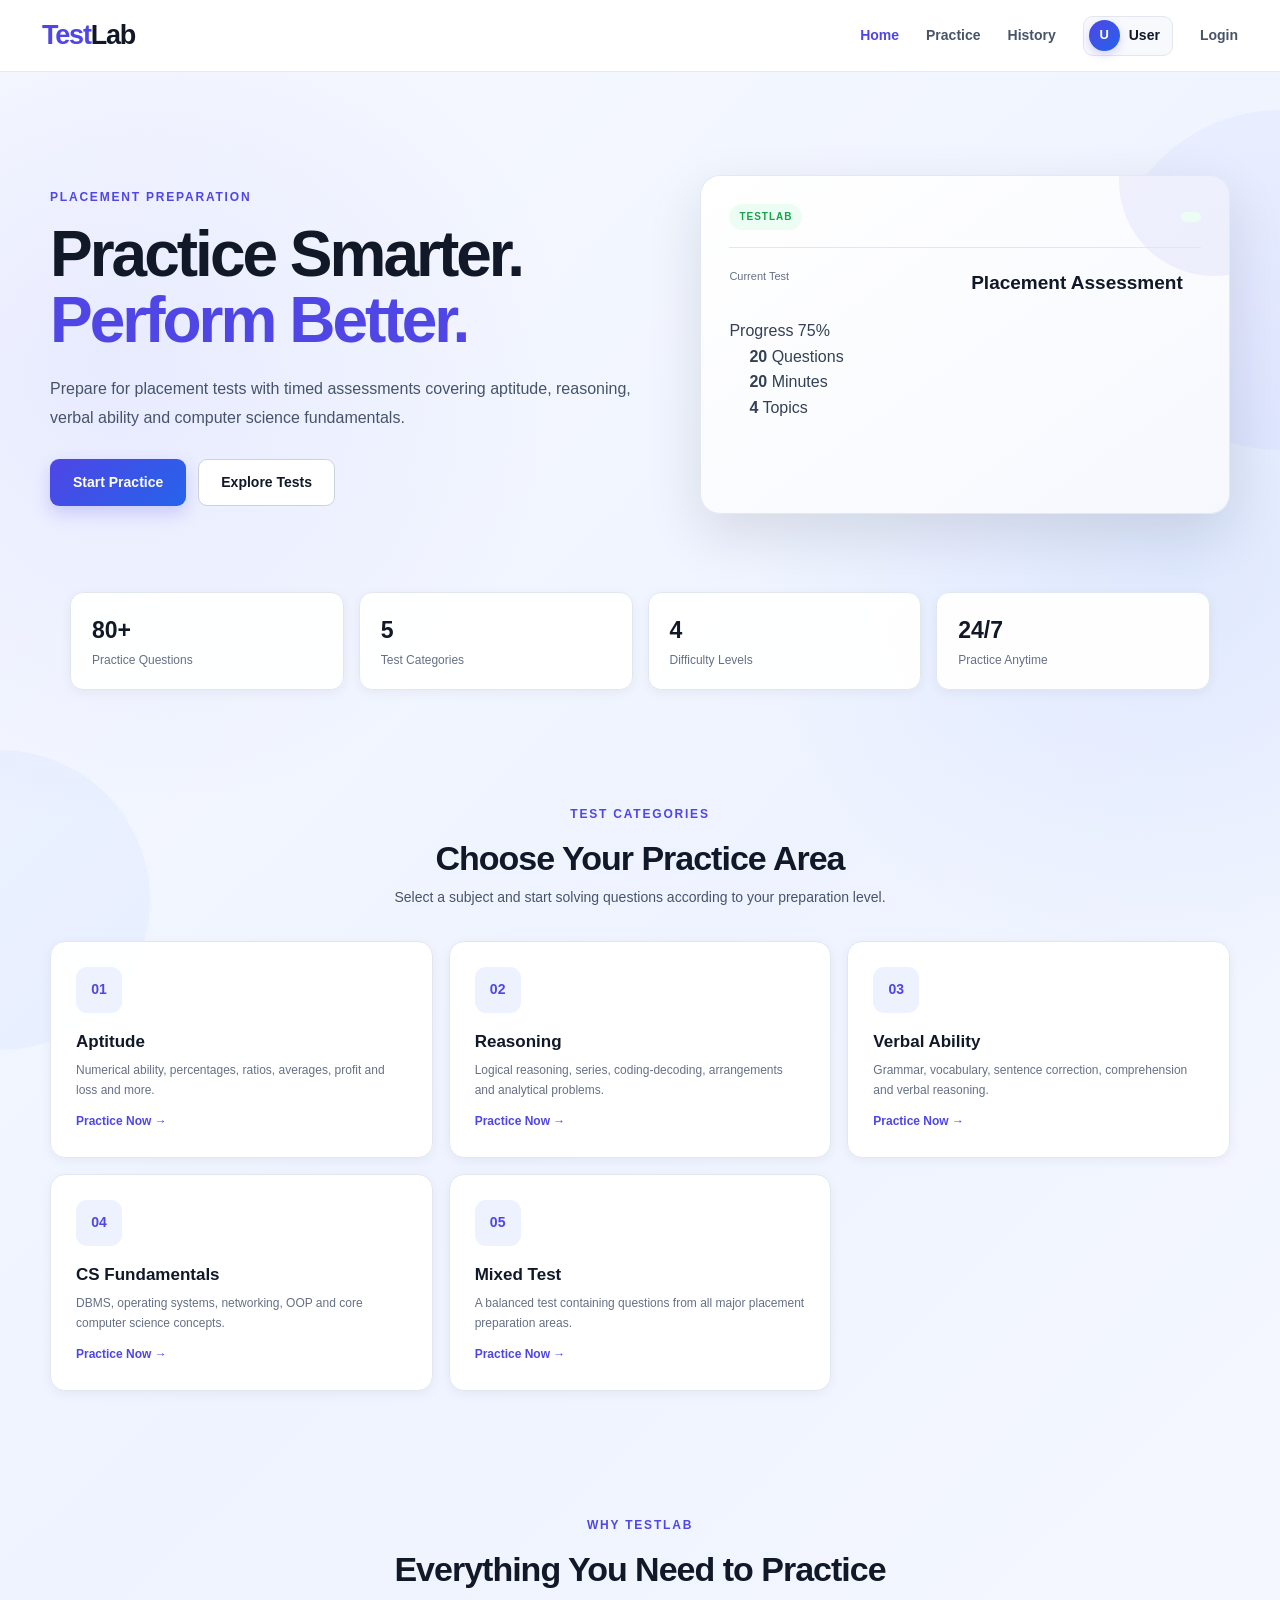
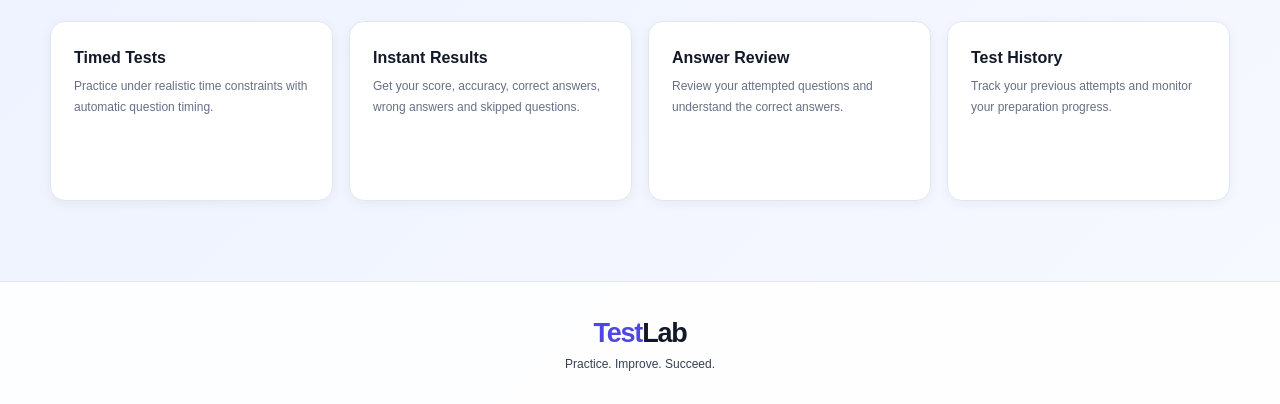
<file: index.html>
<!doctype html>
<html lang="en">
  <head>
    <meta charset="UTF-8" />
    <meta name="viewport" content="width=device-width, initial-scale=1.0" />
    <title>TestLab - Placement Preparation</title>
    <link rel="stylesheet" href="css/style.css" />
  </head>

  <body>
    <nav class="navbar">
      <div class="logo"><span>Test</span>Lab</div>

      <div class="nav-links">
        <a href="index.html" class="active">Home</a>
        <a href="practice.html">Practice</a>
        <a href="history.html">History</a>

        <div class="user-profile" id="userProfile">
          <div class="user-avatar" id="userAvatar">U</div>
          <span id="userNameNav">User</span>
        </div>

        <a href="login.html" id="navLogin">Login</a>

        <button type="button" id="logoutBtn" class="logout-btn">Logout</button>
      </div>
    </nav>

    <main>
      <section class="hero-section">
        <div class="hero-content">
          <span class="section-label">PLACEMENT PREPARATION</span>

          <h1>
            Practice Smarter.<br />
            <span>Perform Better.</span>
          </h1>

          <p>
            Prepare for placement tests with timed assessments covering
            aptitude, reasoning, verbal ability and computer science
            fundamentals.
          </p>

          <div class="hero-actions">
            <a href="practice.html" class="primary-btn"> Start Practice </a>

            <a href="#categories" class="secondary-btn"> Explore Tests </a>
          </div>
        </div>

        <div class="hero-card">
          <div class="hero-card-header">
            <span>TESTLAB</span>
            <span class="status-dot"></span>
          </div>

          <div class="hero-test-info">
            <span>Current Test</span>
            <strong>Placement Assessment</strong>
          </div>

          <div class="hero-progress">
            <div class="hero-progress-top">
              <span>Progress</span>
              <span>75%</span>
            </div>

            <div class="hero-progress-track">
              <div class="hero-progress-fill"></div>
            </div>
          </div>

          <div class="hero-stats">
            <div>
              <strong>20</strong>
              <span>Questions</span>
            </div>

            <div>
              <strong>20</strong>
              <span>Minutes</span>
            </div>

            <div>
              <strong>4</strong>
              <span>Topics</span>
            </div>
          </div>
        </div>
      </section>

      <section class="stats-section">
        <div class="stats-grid">
          <div class="stat-card">
            <strong>80+</strong>
            <span>Practice Questions</span>
          </div>

          <div class="stat-card">
            <strong>5</strong>
            <span>Test Categories</span>
          </div>

          <div class="stat-card">
            <strong>4</strong>
            <span>Difficulty Levels</span>
          </div>

          <div class="stat-card">
            <strong>24/7</strong>
            <span>Practice Anytime</span>
          </div>
        </div>
      </section>

      <section class="categories-section" id="categories">
        <div class="section-heading">
          <span class="section-label">TEST CATEGORIES</span>
          <h2>Choose Your Practice Area</h2>
          <p>
            Select a subject and start solving questions according to your
            preparation level.
          </p>
        </div>

        <div class="category-grid">
          <div class="category-card">
            <div class="category-icon">01</div>
            <h3>Aptitude</h3>
            <p>
              Numerical ability, percentages, ratios, averages, profit and loss
              and more.
            </p>
            <a href="practice.html">Practice Now →</a>
          </div>

          <div class="category-card">
            <div class="category-icon">02</div>
            <h3>Reasoning</h3>
            <p>
              Logical reasoning, series, coding-decoding, arrangements and
              analytical problems.
            </p>
            <a href="practice.html">Practice Now →</a>
          </div>

          <div class="category-card">
            <div class="category-icon">03</div>
            <h3>Verbal Ability</h3>
            <p>
              Grammar, vocabulary, sentence correction, comprehension and verbal
              reasoning.
            </p>
            <a href="practice.html">Practice Now →</a>
          </div>

          <div class="category-card">
            <div class="category-icon">04</div>
            <h3>CS Fundamentals</h3>
            <p>
              DBMS, operating systems, networking, OOP and core computer science
              concepts.
            </p>
            <a href="practice.html">Practice Now →</a>
          </div>

          <div class="category-card">
            <div class="category-icon">05</div>
            <h3>Mixed Test</h3>
            <p>
              A balanced test containing questions from all major placement
              preparation areas.
            </p>
            <a href="practice.html">Practice Now →</a>
          </div>
        </div>
      </section>

      <section class="features-section">
        <div class="section-heading">
          <span class="section-label">WHY TESTLAB</span>
          <h2>Everything You Need to Practice</h2>
        </div>

        <div class="features-grid">
          <div class="feature-card">
            <h3>Timed Tests</h3>
            <p>
              Practice under realistic time constraints with automatic question
              timing.
            </p>
          </div>

          <div class="feature-card">
            <h3>Instant Results</h3>
            <p>
              Get your score, accuracy, correct answers, wrong answers and
              skipped questions.
            </p>
          </div>

          <div class="feature-card">
            <h3>Answer Review</h3>
            <p>
              Review your attempted questions and understand the correct
              answers.
            </p>
          </div>

          <div class="feature-card">
            <h3>Test History</h3>
            <p>
              Track your previous attempts and monitor your preparation
              progress.
            </p>
          </div>
        </div>
      </section>
    </main>

    <footer class="footer">
      <div class="footer-content">
        <div class="logo"><span>Test</span>Lab</div>

        <p>Practice. Improve. Succeed.</p>
      </div>
    </footer>

    <script src="js/auth.js"></script>
  </body>
</html>
</file>
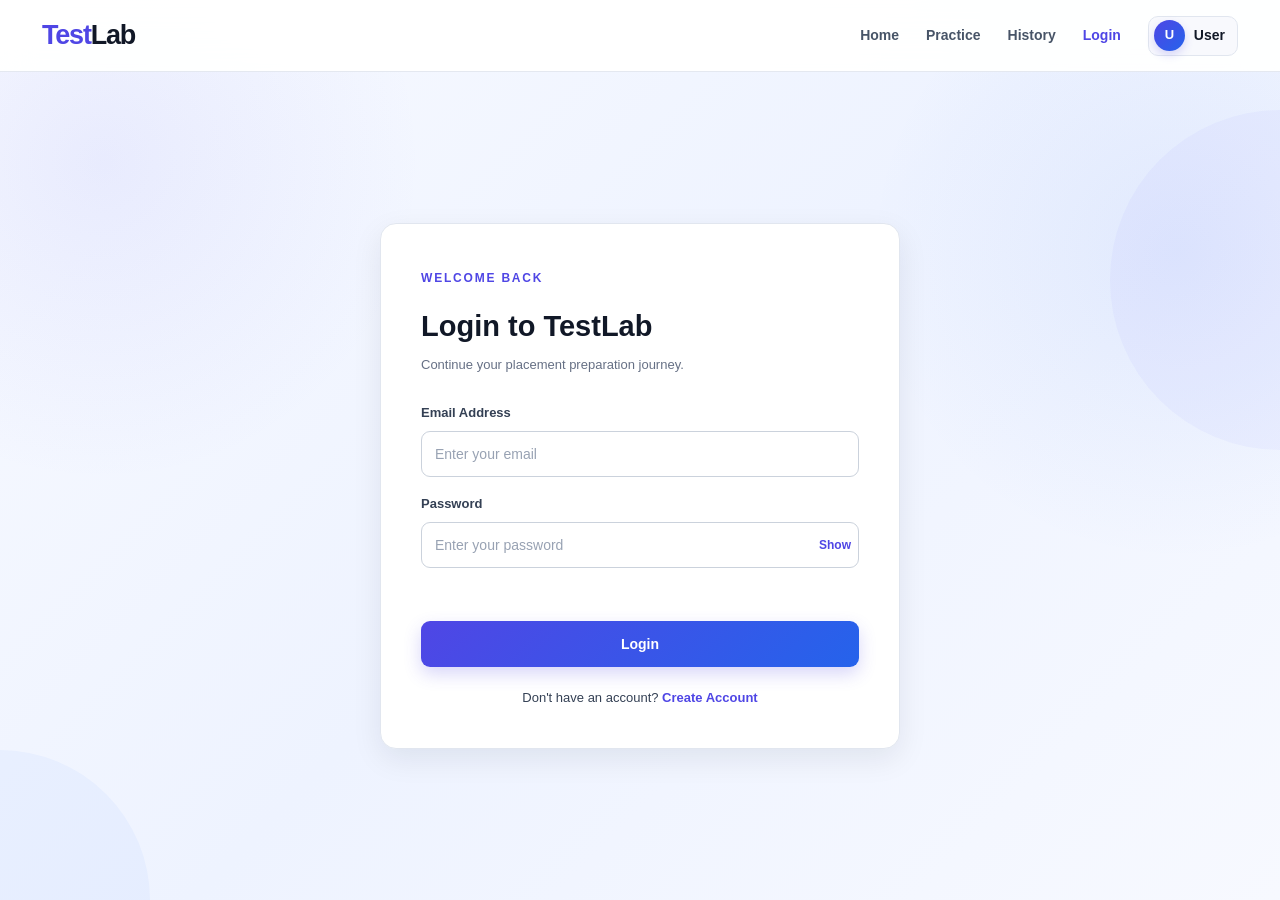
<file: history.html>
<!doctype html>
<html lang="en">
  <head>
    <meta charset="UTF-8" />
    <meta name="viewport" content="width=device-width, initial-scale=1.0" />
    <title>History - TestLab</title>
    <link rel="stylesheet" href="css/style.css" />
  </head>

  <body>
    <nav class="navbar">
      <div class="logo"><span>Test</span>Lab</div>

      <div class="nav-links">
        <a href="index.html">Home</a>
        <a href="practice.html">Practice</a>
        <a href="history.html" class="active">History</a>

        <div class="user-profile" id="userProfile">
          <div class="user-avatar" id="userAvatar">U</div>
          <span id="userNameNav">User</span>
        </div>

        <a href="login.html" id="navLogin">Login</a>

        <button type="button" id="logoutBtn" class="logout-btn">Logout</button>
      </div>
    </nav>

    <main class="history-page">
      <div class="history-container">
        <div class="page-heading">
          <span class="section-label">PERFORMANCE</span>

          <h1>Test History</h1>

          <p>
            Track your previous tests and monitor your preparation progress.
          </p>
        </div>

        <section class="history-stats">
          <div class="stat-card">
            <span class="stat-label">Tests Taken</span>
            <strong id="testsCount">0</strong>
          </div>

          <div class="stat-card">
            <span class="stat-label">Best Score</span>
            <strong id="bestScore">0/20</strong>
          </div>

          <div class="stat-card">
            <span class="stat-label">Average Accuracy</span>
            <strong id="avgAccuracy">0%</strong>
          </div>

          <div class="stat-card">
            <span class="stat-label">Questions Solved</span>
            <strong id="questionsSolved">0</strong>
          </div>
        </section>

        <section class="history-table-wrap">
          <div class="table-header">
            <div>
              <h2>Previous Attempts</h2>

              <p>Your recent test performance</p>
            </div>
          </div>

          <div id="emptyHistory" class="empty-state">
            <h3>No Tests Yet</h3>

            <p>
              You have not completed any tests yet. Start practicing to build
              your history.
            </p>

            <a href="practice.html" class="primary-btn"> Start Practice </a>
          </div>

          <div id="historyTableContainer" class="history-table-container">
            <table class="history-table">
              <thead>
                <tr>
                  <th>Date</th>
                  <th>Category</th>
                  <th>Difficulty</th>
                  <th>Score</th>
                  <th>Accuracy</th>
                  <th>Time</th>
                </tr>
              </thead>

              <tbody id="historyBody"></tbody>
            </table>
          </div>
        </section>
      </div>
    </main>

    <script src="js/auth.js"></script>
    <script src="js/history.js"></script>
  </body>
</html>
</file>
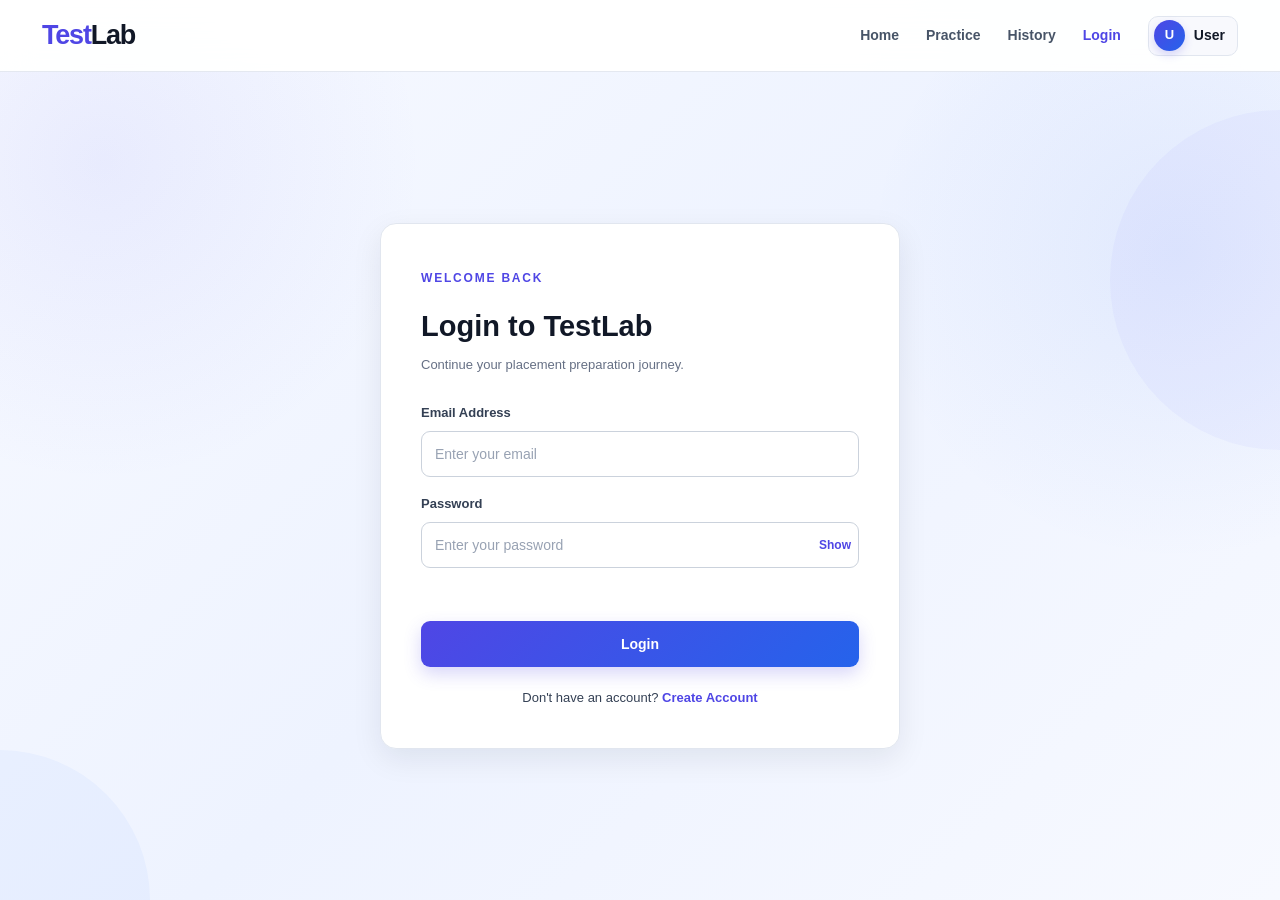
<file: instructions.html>
<!doctype html>
<html lang="en">
  <head>
    <meta charset="UTF-8" />
    <meta name="viewport" content="width=device-width, initial-scale=1.0" />
    <title>Instructions - TestLab</title>
    <link rel="stylesheet" href="css/style.css" />
  </head>

  <body>
    <nav class="navbar">
      <div class="logo"><span>Test</span>Lab</div>

      <div class="nav-links">
        <a href="index.html">Home</a>
        <a href="practice.html" class="active">Practice</a>
        <a href="history.html">History</a>

        <div class="user-profile" id="userProfile">
          <div class="user-avatar" id="userAvatar">U</div>
          <span id="userNameNav">User</span>
        </div>

        <a href="login.html" id="navLogin">Login</a>

        <button type="button" id="logoutBtn" class="logout-btn">Logout</button>
      </div>
    </nav>

    <main class="instructions-page">
      <div class="instructions-container">
        <div class="page-heading">
          <span class="section-label">TEST INSTRUCTIONS</span>

          <h1>Before You Begin</h1>

          <p>
            Read the test details and instructions carefully before starting
            your assessment.
          </p>
        </div>

        <section class="instructions-card">
          <div class="test-summary">
            <div class="summary-item">
              <span>Category</span>
              <strong id="instructionCategory">Aptitude</strong>
            </div>

            <div class="summary-item">
              <span>Difficulty</span>
              <strong id="instructionDifficulty">Mixed</strong>
            </div>

            <div class="summary-item">
              <span>Questions</span>
              <strong id="instructionQuestions">20</strong>
            </div>

            <div class="summary-item">
              <span>Total Time</span>
              <strong id="instructionTime">20 min</strong>
            </div>

            <div class="summary-item">
              <span>Per Question</span>
              <strong id="instructionPerQuestion">60 sec</strong>
            </div>
          </div>

          <div class="instructions-content">
            <h2>Test Rules</h2>

            <div class="instruction-list">
              <div class="instruction-item">
                <span class="instruction-number">01</span>

                <div>
                  <h3>One Question at a Time</h3>
                  <p>
                    Questions will be displayed one at a time. Select an answer
                    and click Next to continue.
                  </p>
                </div>
              </div>

              <div class="instruction-item">
                <span class="instruction-number">02</span>

                <div>
                  <h3>Question Timer</h3>
                  <p>
                    Every question has its own timer based on the total test
                    time you selected.
                  </p>
                </div>
              </div>

              <div class="instruction-item">
                <span class="instruction-number">03</span>

                <div>
                  <h3>Automatic Skip</h3>
                  <p>
                    If the timer reaches zero, the current question will
                    automatically be skipped.
                  </p>
                </div>
              </div>

              <div class="instruction-item">
                <span class="instruction-number">04</span>

                <div>
                  <h3>Answer Carefully</h3>
                  <p>
                    Once you move to the next question, you cannot return to the
                    previous question.
                  </p>
                </div>
              </div>

              <div class="instruction-item">
                <span class="instruction-number">05</span>

                <div>
                  <h3>Automatic Submission</h3>
                  <p>
                    The test will automatically submit when the final question
                    timer reaches zero.
                  </p>
                </div>
              </div>
            </div>
          </div>

          <div class="instructions-actions">
            <a href="practice.html" class="secondary-btn"> ← Back </a>

            <button type="button" id="startTestBtn" class="primary-btn">
              Start Test →
            </button>
          </div>
        </section>
      </div>
    </main>

    <script src="js/auth.js"></script>
    <script src="js/instructions.js"></script>
  </body>
</html>
</file>
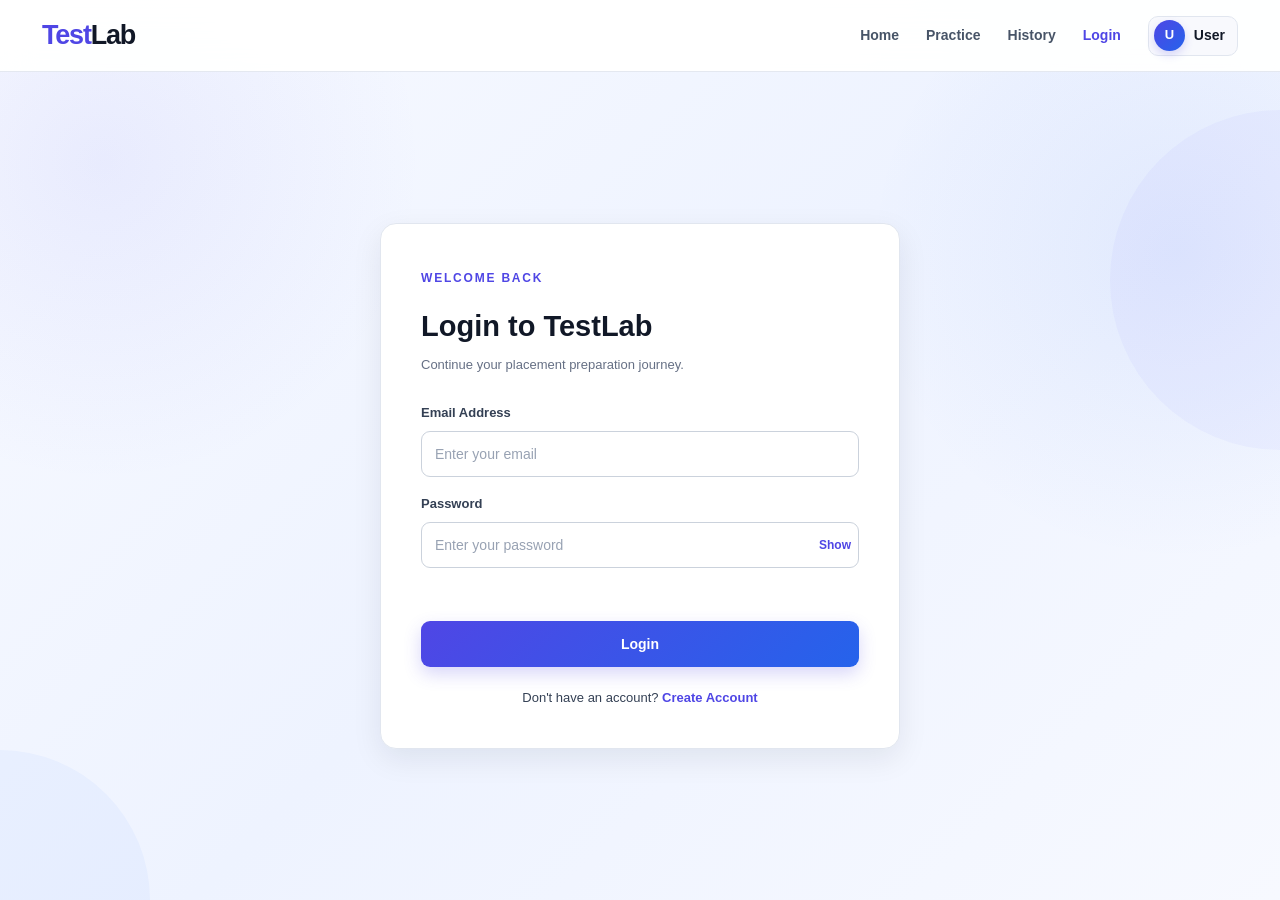
<file: login.html>
<!doctype html>
<html lang="en">
  <head>
    <meta charset="UTF-8" />
    <meta name="viewport" content="width=device-width, initial-scale=1.0" />
    <title>Login - TestLab</title>
    <link rel="stylesheet" href="css/style.css" />
  </head>

  <body>
    <nav class="navbar">
      <div class="logo"><span>Test</span>Lab</div>

      <div class="nav-links">
        <a href="index.html">Home</a>
        <a href="practice.html">Practice</a>
        <a href="history.html">History</a>

        <a href="login.html" class="active" id="navLogin"> Login </a>

        <div class="user-profile" id="userProfile">
          <div class="user-avatar" id="userAvatar">U</div>
          <span id="userNameNav">User</span>
        </div>

        <button type="button" id="logoutBtn" class="logout-btn">Logout</button>
      </div>
    </nav>

    <main class="auth-page">
      <div class="auth-container">
        <div class="auth-card">
          <div class="auth-header">
            <span class="section-label"> WELCOME BACK </span>

            <h1>Login to TestLab</h1>

            <p>Continue your placement preparation journey.</p>
          </div>

          <form id="loginForm">
            <div class="form-group">
              <label for="email"> Email Address </label>

              <input
                type="email"
                id="email"
                name="email"
                placeholder="Enter your email"
                required
              />
            </div>

            <div class="form-group">
              <label for="password"> Password </label>

              <div class="password-field">
                <input
                  type="password"
                  id="password"
                  name="password"
                  placeholder="Enter your password"
                  required
                />

                <button
                  type="button"
                  id="togglePassword"
                  class="password-toggle"
                >
                  Show
                </button>
              </div>
            </div>

            <p id="loginMessage" class="form-message"></p>

            <button type="submit" class="primary-btn auth-submit">Login</button>
          </form>

          <div class="auth-footer">
            <p>
              Don't have an account?
              <a href="signup.html"> Create Account </a>
            </p>
          </div>
        </div>
      </div>
    </main>

    <script src="js/auth.js"></script>
    <script src="js/login.js"></script>
  </body>
</html>
</file>
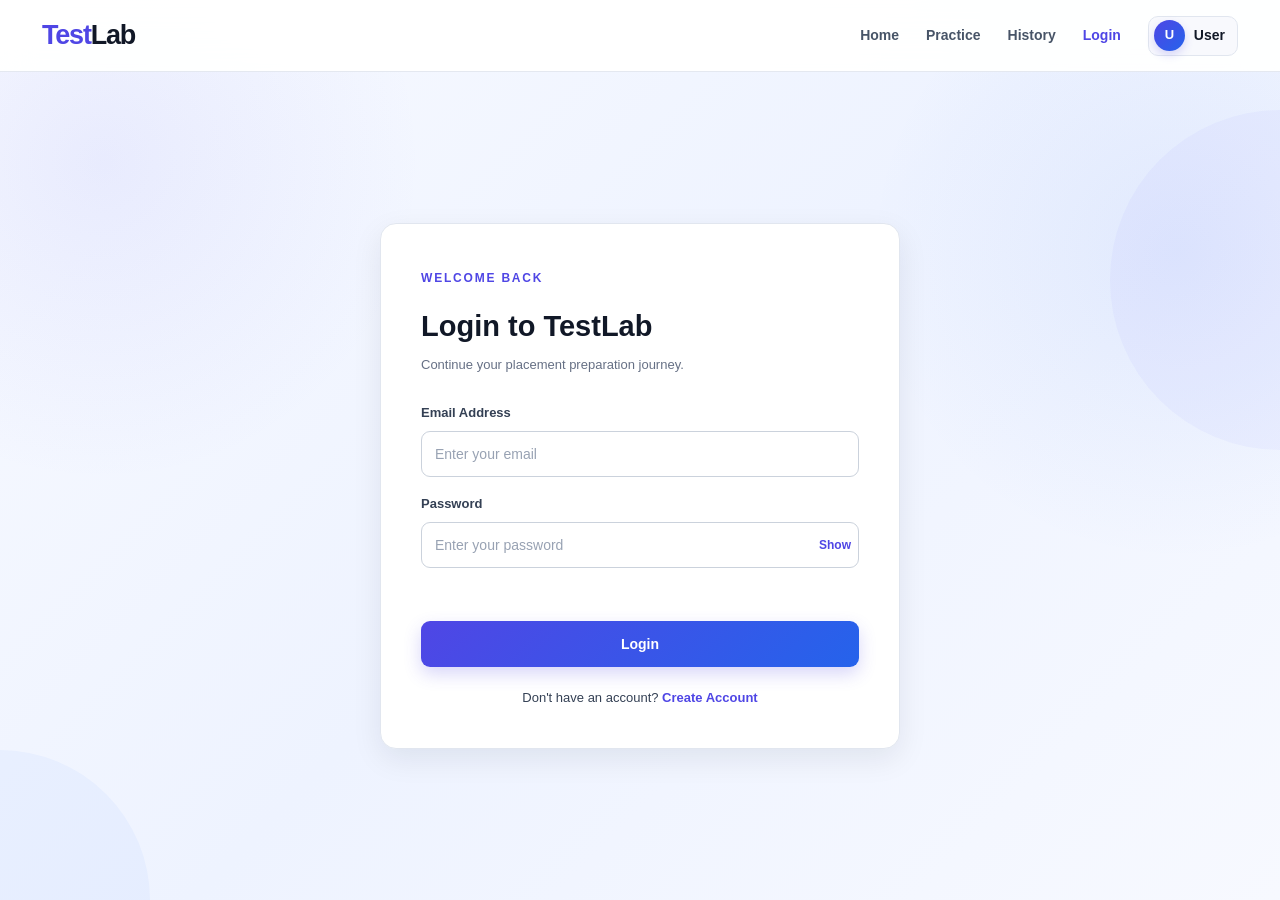
<file: practice.html>
<!doctype html>
<html lang="en">
  <head>
    <meta charset="UTF-8" />
    <meta name="viewport" content="width=device-width, initial-scale=1.0" />
    <title>Practice - TestLab</title>
    <link rel="stylesheet" href="css/style.css" />
  </head>

  <body>
    <nav class="navbar">
      <div class="logo"><span>Test</span>Lab</div>

      <div class="nav-links">
        <a href="index.html">Home</a>
        <a href="practice.html" class="active">Practice</a>
        <a href="history.html">History</a>

        <div class="user-profile" id="userProfile">
          <div class="user-avatar" id="userAvatar">U</div>
          <span id="userNameNav">User</span>
        </div>

        <a href="login.html" id="navLogin">Login</a>

        <button type="button" id="logoutBtn" class="logout-btn">Logout</button>
      </div>
    </nav>

    <main class="practice-page">
      <div class="practice-container">
        <div class="page-heading">
          <span class="section-label">PRACTICE TEST</span>

          <h1>Choose Your Test</h1>

          <p>
            Select a category, difficulty level and total test time to begin
            your placement preparation.
          </p>
        </div>

        <section class="practice-card">
          <div class="form-group">
            <label for="category">Test Category</label>

            <select id="category">
              <option value="Aptitude">Aptitude</option>
              <option value="Reasoning">Reasoning</option>
              <option value="Verbal Ability">Verbal Ability</option>
              <option value="CS Fundamentals">CS Fundamentals</option>
              <option value="Mixed Test">Mixed Test</option>
            </select>
          </div>

          <div class="form-group">
            <label for="difficulty">Difficulty</label>

            <select id="difficulty">
              <option value="Mixed">Mixed</option>
              <option value="Easy">Easy</option>
              <option value="Medium">Medium</option>
              <option value="Hard">Hard</option>
            </select>
          </div>

          <div class="form-group">
            <label>Total Test Time</label>

            <div class="time-options">
              <button type="button" class="time-option" data-time="10">
                <strong>10 min</strong>
                <span>30 sec/question</span>
              </button>

              <button type="button" class="time-option" data-time="15">
                <strong>15 min</strong>
                <span>45 sec/question</span>
              </button>

              <button type="button" class="time-option active" data-time="20">
                <strong>20 min</strong>
                <span>60 sec/question</span>
              </button>

              <button type="button" class="time-option" data-time="30">
                <strong>30 min</strong>
                <span>90 sec/question</span>
              </button>

              <button type="button" class="time-option" data-time="40">
                <strong>40 min</strong>
                <span>120 sec/question</span>
              </button>

              <button type="button" class="time-option" data-time="60">
                <strong>60 min</strong>
                <span>180 sec/question</span>
              </button>
            </div>
          </div>

          <div class="practice-summary">
            <div>
              <span>Questions</span>
              <strong id="questionCount">20</strong>
            </div>

            <div>
              <span>Total Time</span>
              <strong id="selectedTime">20 min</strong>
            </div>

            <div>
              <span>Per Question</span>
              <strong id="perQuestionTime">60 sec</strong>
            </div>
          </div>

          <button type="button" id="startPracticeBtn" class="primary-btn">
            Continue to Instructions →
          </button>
        </section>
      </div>
    </main>

    <script src="js/auth.js"></script>
    <script src="js/practice.js"></script>
  </body>
</html>
</file>
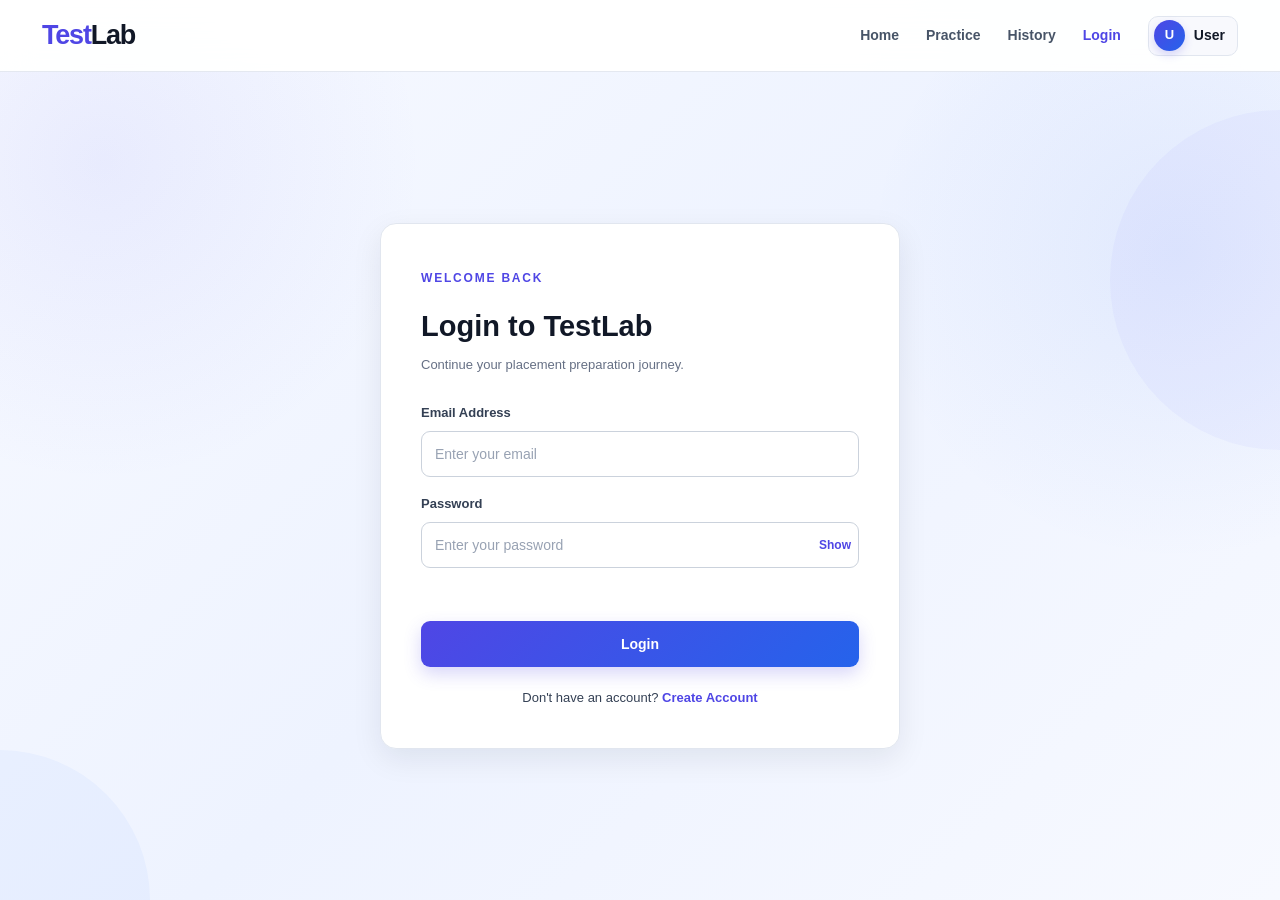
<file: quiz.html>
<!doctype html>
<html lang="en">
  <head>
    <meta charset="UTF-8" />
    <meta name="viewport" content="width=device-width, initial-scale=1.0" />
    <title>Test - TestLab</title>
    <link rel="stylesheet" href="css/style.css" />
  </head>

  <body class="quiz-page">
    <header class="quiz-header">
      <div class="logo"><span>Test</span>Lab</div>

      <div class="quiz-meta">
        <span id="categoryTitle">Aptitude</span>
        <span id="progressText">20 min test</span>
      </div>

      <div class="quiz-user">
        <div class="user-profile" id="userProfile">
          <div class="user-avatar" id="userAvatar">U</div>
          <span id="userNameNav">User</span>
        </div>

        <button type="button" id="submitBtn" class="submit-test">
          Submit Test
        </button>
      </div>
    </header>

    <main class="quiz-main">
      <div class="quiz-topbar">
        <div class="progress-area">
          <div class="progress-text">
            <span id="questionNumber"> Question 1 of 20 </span>

            <span id="answeredText"> 0 answered </span>
          </div>

          <div class="progress-track">
            <div id="questionProgress"></div>
            <div id="answeredProgress"></div>
          </div>
        </div>

        <div class="timer-box">
          <span>⏱</span>
          <strong id="timer">60</strong>
          <small>sec</small>
        </div>
      </div>

      <div class="question-card">
        <div class="question-category" id="questionCategory">Aptitude</div>

        <h1 id="questionText">Loading question...</h1>

        <div id="optionsContainer" class="options-container"></div>

        <div class="quiz-actions">
          <button type="button" id="nextBtn" class="primary-btn">Next →</button>
        </div>
      </div>
    </main>

    <script src="js/auth.js"></script>
    <script src="js/questions.js"></script>
    <script src="js/quiz.js"></script>
  </body>
</html>
</file>
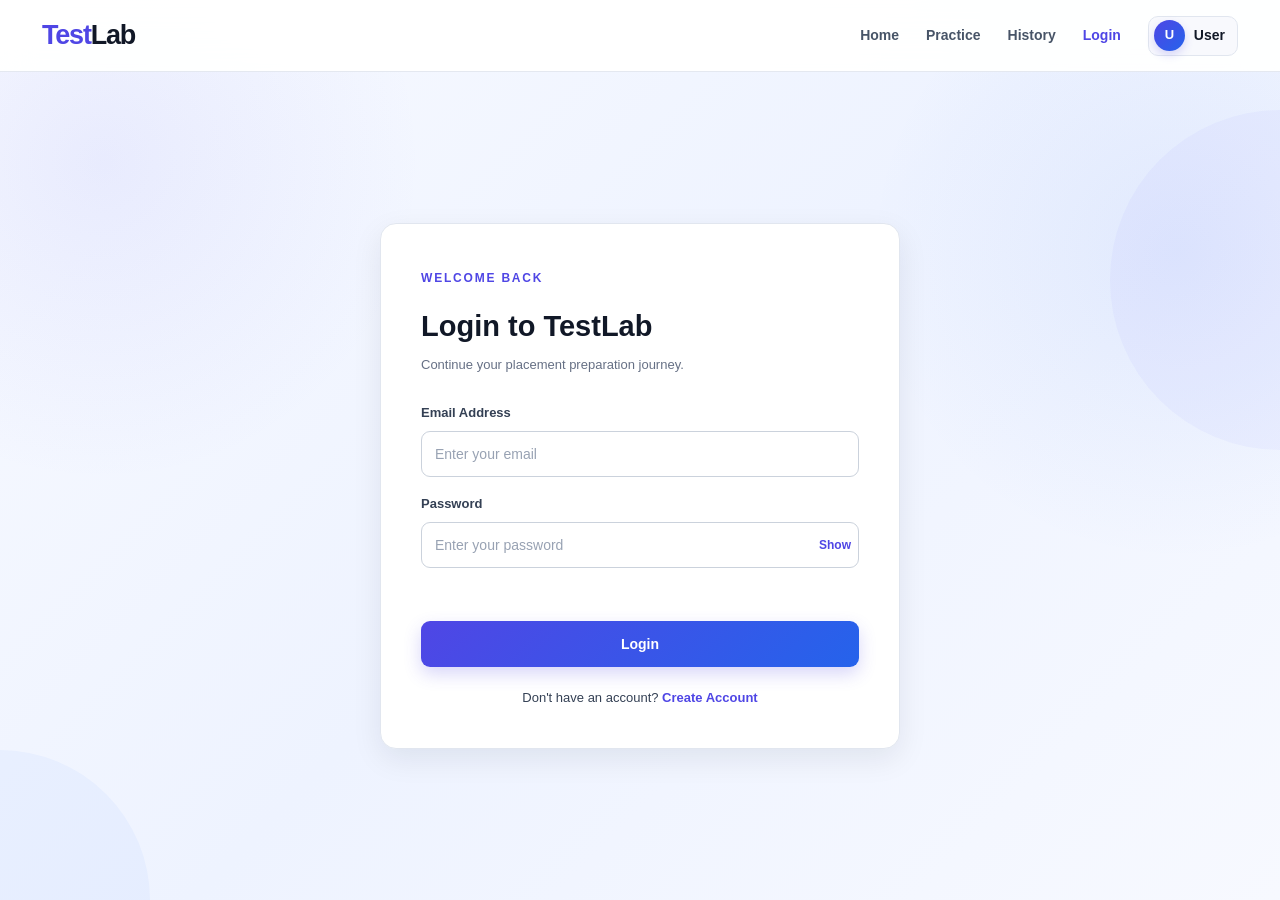
<file: result.html>
<!doctype html>
<html lang="en">
  <head>
    <meta charset="UTF-8" />
    <meta name="viewport" content="width=device-width, initial-scale=1.0" />
    <title>Result - TestLab</title>
    <link rel="stylesheet" href="css/style.css" />
  </head>

  <body>
    <nav class="navbar">
      <div class="logo"><span>Test</span>Lab</div>

      <div class="nav-links">
        <a href="index.html">Home</a>
        <a href="practice.html">Practice</a>
        <a href="history.html">History</a>

        <div class="user-profile" id="userProfile">
          <div class="user-avatar" id="userAvatar">U</div>
          <span id="userNameNav">User</span>
        </div>

        <a href="login.html" id="navLogin">Login</a>

        <button type="button" id="logoutBtn" class="logout-btn">Logout</button>
      </div>
    </nav>

    <main class="result-page">
      <div class="result-container">
        <div class="page-heading">
          <span class="section-label">TEST COMPLETED</span>

          <h1>Your Result</h1>

          <p>Here is a summary of your performance in this test.</p>
        </div>

        <section class="result-card">
          <div class="result-score">
            <span class="result-label">YOUR SCORE</span>

            <strong id="scoreValue">0/20</strong>

            <span id="scoreMessage"> Test completed </span>
          </div>

          <div class="result-stats">
            <div class="result-stat">
              <span>Correct</span>
              <strong id="correctValue">0</strong>
            </div>

            <div class="result-stat">
              <span>Wrong</span>
              <strong id="wrongValue">0</strong>
            </div>

            <div class="result-stat">
              <span>Skipped</span>
              <strong id="skippedValue">0</strong>
            </div>

            <div class="result-stat">
              <span>Accuracy</span>
              <strong id="accuracyValue">0%</strong>
            </div>
          </div>

          <div class="result-time">
            <div>
              <span>Total Test Time</span>
              <strong id="totalTimeValue">20 min</strong>
            </div>

            <div>
              <span>Time Used</span>
              <strong id="timeUsedValue">0 min</strong>
            </div>
          </div>

          <div class="result-actions">
            <a href="review.html" class="secondary-btn"> Review Answers </a>

            <a href="practice.html" class="primary-btn">
              Take Another Test →
            </a>
          </div>
        </section>
      </div>
    </main>

    <script src="js/auth.js"></script>
    <script src="js/result.js"></script>
  </body>
</html>
</file>
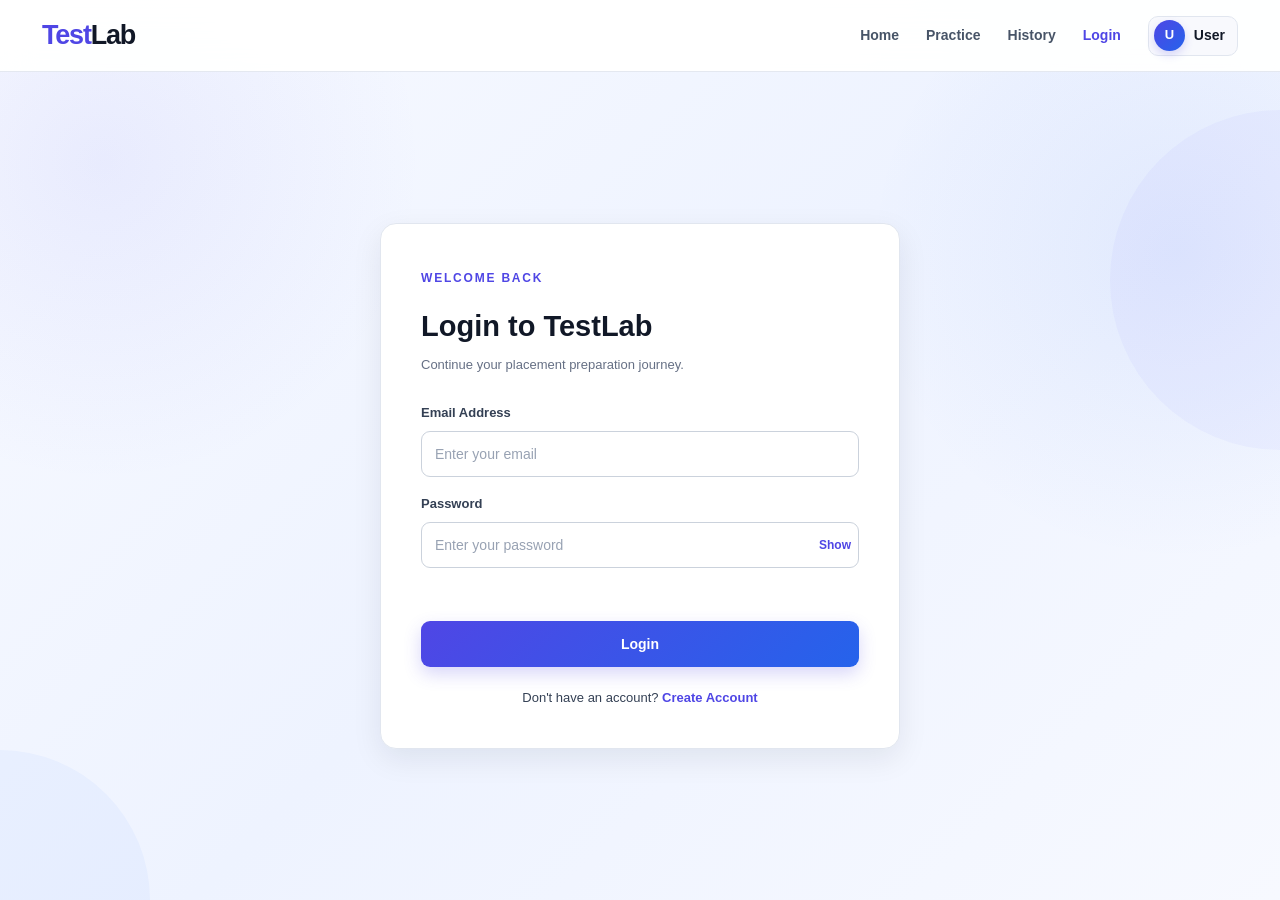
<file: review.html>
<!doctype html>
<html lang="en">
  <head>
    <meta charset="UTF-8" />
    <meta name="viewport" content="width=device-width, initial-scale=1.0" />
    <title>Review Answers - TestLab</title>
    <link rel="stylesheet" href="css/style.css" />
  </head>

  <body>
    <nav class="navbar">
      <div class="logo"><span>Test</span>Lab</div>

      <div class="nav-links">
        <a href="index.html">Home</a>
        <a href="practice.html">Practice</a>
        <a href="history.html">History</a>

        <div class="user-profile" id="userProfile">
          <div class="user-avatar" id="userAvatar">U</div>
          <span id="userNameNav">User</span>
        </div>

        <a href="login.html" id="navLogin">Login</a>

        <button type="button" id="logoutBtn" class="logout-btn">Logout</button>
      </div>
    </nav>

    <main class="review-page">
      <div class="review-container">
        <div class="page-heading">
          <span class="section-label">ANSWER REVIEW</span>

          <h1>Review Your Answers</h1>

          <p>Check your answers and understand the correct solutions.</p>
        </div>

        <div id="reviewContainer" class="review-list"></div>

        <div class="review-actions">
          <a href="result.html" class="secondary-btn"> ← Back to Result </a>

          <a href="practice.html" class="primary-btn"> Take Another Test → </a>
        </div>
      </div>
    </main>

    <script src="js/auth.js"></script>
    <script src="js/review.js"></script>
  </body>
</html>
</file>
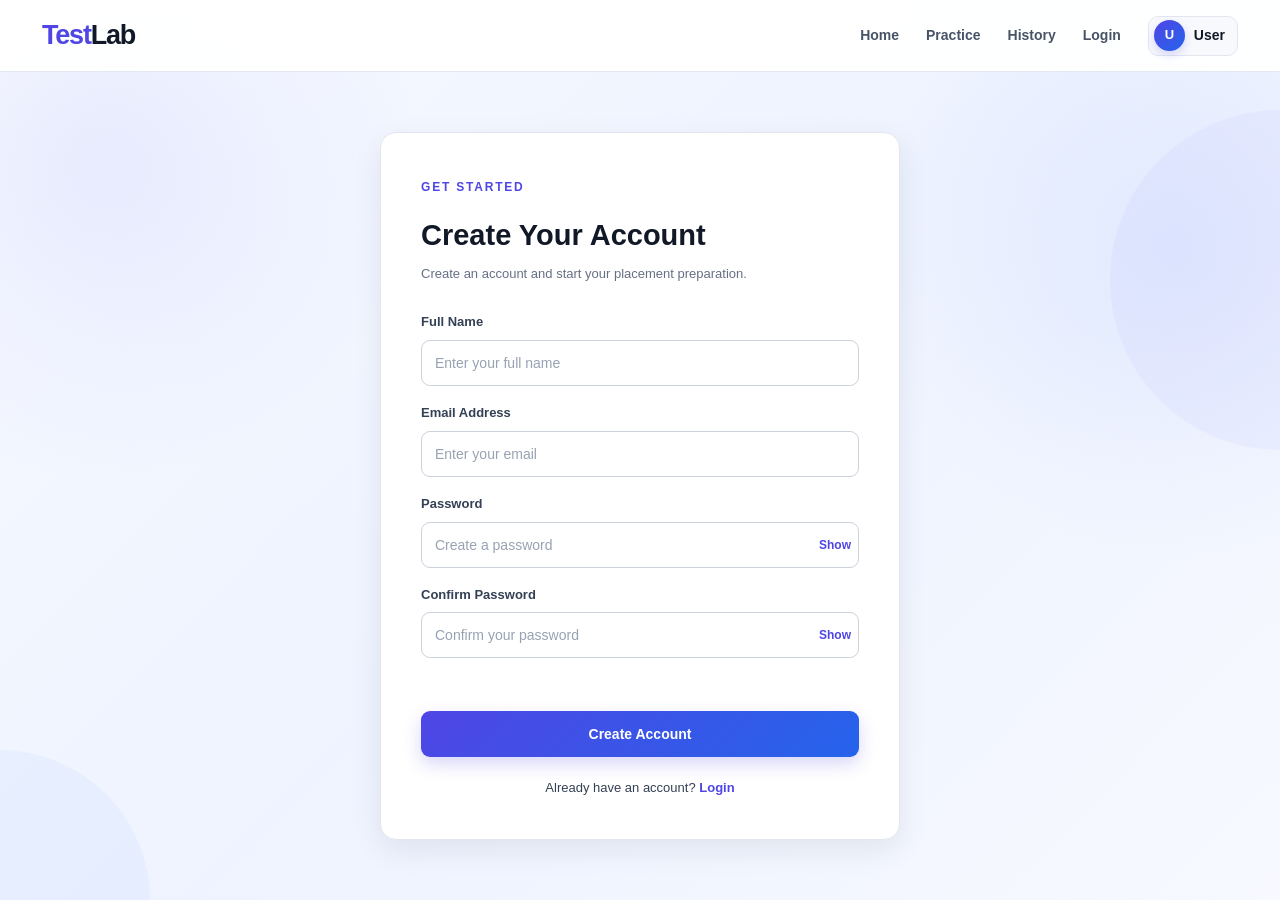
<file: signup.html>
<!doctype html>
<html lang="en">
  <head>
    <meta charset="UTF-8" />
    <meta name="viewport" content="width=device-width, initial-scale=1.0" />
    <title>Sign Up - TestLab</title>
    <link rel="stylesheet" href="css/style.css" />
  </head>

  <body>
    <nav class="navbar">
      <div class="logo"><span>Test</span>Lab</div>

      <div class="nav-links">
        <a href="index.html">Home</a>
        <a href="practice.html">Practice</a>
        <a href="history.html">History</a>

        <a href="login.html" id="navLogin"> Login </a>

        <div class="user-profile" id="userProfile">
          <div class="user-avatar" id="userAvatar">U</div>
          <span id="userNameNav">User</span>
        </div>

        <button type="button" id="logoutBtn" class="logout-btn">Logout</button>
      </div>
    </nav>

    <main class="auth-page">
      <div class="auth-container">
        <div class="auth-card">
          <div class="auth-header">
            <span class="section-label"> GET STARTED </span>

            <h1>Create Your Account</h1>

            <p>Create an account and start your placement preparation.</p>
          </div>

          <form id="signupForm">
            <div class="form-group">
              <label for="name"> Full Name </label>

              <input
                type="text"
                id="name"
                name="name"
                placeholder="Enter your full name"
                required
              />
            </div>

            <div class="form-group">
              <label for="email"> Email Address </label>

              <input
                type="email"
                id="email"
                name="email"
                placeholder="Enter your email"
                required
              />
            </div>

            <div class="form-group">
              <label for="password"> Password </label>

              <div class="password-field">
                <input
                  type="password"
                  id="password"
                  name="password"
                  placeholder="Create a password"
                  required
                />

                <button
                  type="button"
                  id="togglePassword"
                  class="password-toggle"
                >
                  Show
                </button>
              </div>
            </div>

            <div class="form-group">
              <label for="confirmPassword"> Confirm Password </label>

              <div class="password-field">
                <input
                  type="password"
                  id="confirmPassword"
                  name="confirmPassword"
                  placeholder="Confirm your password"
                  required
                />

                <button
                  type="button"
                  id="toggleConfirmPassword"
                  class="password-toggle"
                >
                  Show
                </button>
              </div>
            </div>

            <p id="signupMessage" class="form-message"></p>

            <button type="submit" class="primary-btn auth-submit">
              Create Account
            </button>
          </form>

          <div class="auth-footer">
            <p>
              Already have an account?
              <a href="login.html"> Login </a>
            </p>
          </div>
        </div>
      </div>
    </main>

    <script src="js/auth.js"></script>
    <script src="js/signup.js"></script>
  </body>
</html>
</file>
<file: css/style.css>
:root {
  --bg: #f3f6ff;
  --bg-soft: #eef3ff;
  --white: #ffffff;

  --heading: #111827;
  --heading-2: #172554;
  --text: #344054;
  --muted: #667085;
  --muted-dark: #475467;

  --primary: #4f46e5;
  --primary-dark: #3730a3;
  --primary-light: #eef2ff;

  --blue: #2563eb;
  --blue-light: #eff6ff;

  --green: #16a34a;
  --green-light: #ecfdf3;

  --red: #dc2626;
  --red-light: #fef2f2;

  --orange: #d97706;
  --orange-light: #fffbeb;

  --border: #e1e6ef;
  --border-dark: #cbd2dc;

  --shadow-sm: 0 3px 12px rgba(15, 23, 42, 0.05);
  --shadow: 0 10px 30px rgba(15, 23, 42, 0.08);
  --shadow-lg: 0 20px 55px rgba(15, 23, 42, 0.12);

  --radius: 14px;
  --max-width: 1180px;
}

/* =========================
   RESET
========================= */

* {
  margin: 0;
  padding: 0;
  box-sizing: border-box;
}

html {
  scroll-behavior: smooth;
}

body {
  min-height: 100vh;
  font-family: Arial, Helvetica, sans-serif;
  color: var(--text);
  background:
    radial-gradient(
      circle at 8% 18%,
      rgba(99, 102, 241, 0.09),
      transparent 23%
    ),
    radial-gradient(
      circle at 92% 28%,
      rgba(37, 99, 235, 0.08),
      transparent 23%
    ),
    linear-gradient(135deg, #f8faff 0%, #eef3ff 50%, #f7f9ff 100%);
  line-height: 1.6;
}

body::before {
  content: "";
  position: fixed;
  width: 340px;
  height: 340px;
  border-radius: 50%;
  background: rgba(99, 102, 241, 0.045);
  top: 110px;
  right: -170px;
  pointer-events: none;
  z-index: -1;
}

body::after {
  content: "";
  position: fixed;
  width: 300px;
  height: 300px;
  border-radius: 50%;
  background: rgba(37, 99, 235, 0.04);
  bottom: -150px;
  left: -150px;
  pointer-events: none;
  z-index: -1;
}

a {
  color: inherit;
  text-decoration: none;
}

button,
input,
select {
  font-family: inherit;
}

button {
  cursor: pointer;
}

h1,
h2,
h3,
h4,
h5,
h6 {
  color: var(--heading);
}

p {
  color: var(--text);
}

/* =========================
   NAVBAR
========================= */

.navbar {
  width: 100%;
  min-height: 72px;
  padding: 0 42px;
  display: flex;
  align-items: center;
  justify-content: space-between;

  background: rgba(255, 255, 255, 0.94);
  backdrop-filter: blur(16px);
  -webkit-backdrop-filter: blur(16px);

  border-bottom: 1px solid rgba(225, 230, 239, 0.9);

  position: sticky;
  top: 0;
  z-index: 1000;
}

.logo {
  font-size: 27px;
  font-weight: 800;
  letter-spacing: -1.2px;
  color: var(--heading);
}

.logo span {
  color: var(--primary);
}

.nav-links {
  display: flex;
  align-items: center;
  gap: 27px;
}

.nav-links > a {
  color: var(--muted-dark);
  font-size: 14px;
  font-weight: 600;
  transition: 0.2s ease;
}

.nav-links > a:hover,
.nav-links > a.active {
  color: var(--primary);
}

.user-profile {
  display: flex !important;
  align-items: center;
  gap: 9px;

  height: 40px;
  padding: 4px 12px 4px 5px;

  background: #f8f9fd;
  border: 1px solid var(--border);
  border-radius: 10px;

  color: var(--heading) !important;
  white-space: nowrap;
}

.user-avatar {
  width: 31px;
  height: 31px;
  min-width: 31px;

  display: flex !important;
  align-items: center;
  justify-content: center;

  border-radius: 50%;

  background: linear-gradient(135deg, #4f46e5, #2563eb);

  color: #ffffff !important;
  font-size: 13px;
  font-weight: 800;

  box-shadow: 0 4px 10px rgba(79, 70, 229, 0.2);
}

#userNameNav {
  display: inline-block !important;

  color: var(--heading) !important;
  font-size: 14px;
  font-weight: 700;

  opacity: 1 !important;
  visibility: visible !important;

  max-width: 150px;
  overflow: hidden;
  text-overflow: ellipsis;
  white-space: nowrap;
}

.logout-btn {
  display: none;

  border: 0;
  background: transparent;

  color: var(--muted-dark);

  font-size: 14px;
  font-weight: 700;
  padding: 7px 0;
}

.logout-btn:hover {
  color: var(--red);
}

/* =========================
   BUTTONS
========================= */

.primary-btn {
  min-height: 46px;

  padding: 12px 23px;

  border: 0;
  border-radius: 9px;

  background: linear-gradient(135deg, #4f46e5, #2563eb);

  color: #ffffff;

  font-size: 14px;
  font-weight: 700;

  display: inline-flex;
  align-items: center;
  justify-content: center;

  box-shadow: 0 7px 17px rgba(79, 70, 229, 0.22);

  transition: 0.2s ease;
}

.primary-btn:hover {
  transform: translateY(-2px);

  box-shadow: 0 10px 24px rgba(79, 70, 229, 0.28);
}

.secondary-btn {
  min-height: 46px;

  padding: 11px 22px;

  border: 1px solid var(--border-dark);
  border-radius: 9px;

  background: #ffffff;

  color: var(--heading);

  font-size: 14px;
  font-weight: 700;

  display: inline-flex;
  align-items: center;
  justify-content: center;

  transition: 0.2s ease;
}

.secondary-btn:hover {
  border-color: var(--primary);
  color: var(--primary);
  background: var(--primary-light);
}

/* =========================
   HOME HERO
========================= */

.hero-section,
.hero {
  width: min(100% - 40px, 1180px);

  min-height: 520px;

  margin: 0 auto;

  padding: 70px 0 45px;

  display: grid;

  grid-template-columns:
    minmax(0, 1.05fr)
    minmax(400px, 0.95fr);

  align-items: center;

  gap: 65px;
}

/* Prevent nested hero layout from creating huge spaces */

.hero-content {
  max-width: 620px;
}

.section-label {
  display: inline-block;

  color: var(--primary);

  font-size: 12px;
  font-weight: 800;

  letter-spacing: 1.8px;

  margin-bottom: 15px;
}

.hero h1,
.hero-content h1 {
  color: var(--heading);

  font-size: clamp(46px, 5vw, 68px);

  line-height: 1.02;

  letter-spacing: -3px;

  font-weight: 800;

  margin-bottom: 22px;
}

.hero h1 span,
.hero-content h1 span {
  color: var(--primary);
}

.hero p,
.hero-content p {
  max-width: 590px;

  color: var(--muted-dark);

  font-size: 16px;

  line-height: 1.8;

  margin-bottom: 27px;
}

.hero-actions,
.hero-buttons {
  display: flex;
  align-items: center;

  gap: 12px;

  flex-wrap: wrap;
}

/* Hero card */

.hero-card {
  position: relative;

  background: linear-gradient(
    145deg,
    rgba(255, 255, 255, 0.98),
    rgba(246, 248, 255, 0.98)
  );

  border: 1px solid rgba(225, 230, 239, 0.9);

  border-radius: 20px;

  padding: 28px;

  box-shadow: var(--shadow-lg);

  overflow: hidden;
}

.hero-card::before {
  content: "";

  position: absolute;

  width: 190px;
  height: 190px;

  border-radius: 50%;

  background: rgba(79, 70, 229, 0.07);

  top: -90px;
  right: -80px;
}

.hero-card-header {
  position: relative;

  display: flex;
  align-items: center;
  justify-content: space-between;

  padding-bottom: 17px;

  border-bottom: 1px solid var(--border);

  color: var(--muted);

  font-size: 11px;

  font-weight: 800;

  letter-spacing: 1px;
}

.hero-card-header span {
  color: var(--green);

  background: var(--green-light);

  padding: 5px 10px;

  border-radius: 20px;

  font-size: 10px;
}

.hero-test-info {
  position: relative;

  display: grid;

  grid-template-columns: 1fr 1fr;

  gap: 12px;

  margin-top: 20px;
}

.hero-test-info div {
  padding: 15px;

  background: #f8faff;

  border: 1px solid var(--border);

  border-radius: 10px;
}

.hero-test-info strong {
  display: block;

  color: var(--heading);

  font-size: 19px;
  font-weight: 800;
}

.hero-test-info span {
  color: var(--muted);

  font-size: 11px;
}

.hero-progress {
  margin-top: 20px;
}

.hero-progress-header {
  display: flex;
  justify-content: space-between;

  margin-bottom: 8px;

  color: var(--muted-dark);

  font-size: 12px;
  font-weight: 600;
}

.progress-bar {
  width: 100%;
  height: 8px;

  overflow: hidden;

  background: #e7ebf3;

  border-radius: 20px;
}

.progress-bar span {
  display: block;

  width: 72%;
  height: 100%;

  background: linear-gradient(90deg, #4f46e5, #2563eb);

  border-radius: inherit;
}

/* =========================
   STATS
========================= */

.hero-stats,
.stats-section {
  width: min(100% - 40px, 1140px);

  margin: 0 auto;

  padding: 0 0 65px;
}

.stats-grid {
  display: grid;

  grid-template-columns: repeat(4, 1fr);

  gap: 15px;
}

.stat-card {
  min-height: 90px;

  padding: 19px 21px;

  background: rgba(255, 255, 255, 0.94);

  border: 1px solid var(--border);

  border-radius: 13px;

  box-shadow: var(--shadow-sm);

  display: flex;
  flex-direction: column;
  justify-content: center;
}

.stat-card h3,
.stat-card strong {
  color: var(--heading);

  font-size: 23px;

  font-weight: 800;
}

.stat-card p,
.stat-card span {
  color: var(--muted);

  font-size: 12px;

  margin-top: 2px;
}

/* =========================
   SECTION HEADING
========================= */

.page-heading,
.section-heading {
  text-align: center;

  margin-bottom: 32px;
}

.page-heading h1,
.page-heading h2,
.section-heading h1,
.section-heading h2 {
  color: var(--heading);

  font-size: 34px;

  line-height: 1.15;

  letter-spacing: -1px;

  font-weight: 800;

  margin-bottom: 8px;
}

.page-heading p,
.section-heading p {
  max-width: 650px;

  margin: 0 auto;

  color: var(--muted-dark);

  font-size: 14px;
}

/* =========================
   CATEGORIES
========================= */

.categories-section {
  width: min(100% - 40px, 1180px);

  margin: 0 auto;

  padding: 45px 0 75px;
}

/*
   Support both:
   .category-grid
   .categories-grid
*/

.category-grid,
.categories-grid {
  width: 100%;

  display: grid;

  grid-template-columns: repeat(3, 1fr);

  gap: 16px;
}

.category-card {
  min-height: 205px;

  padding: 25px;

  background: rgba(255, 255, 255, 0.95);

  border: 1px solid var(--border);

  border-radius: 15px;

  box-shadow: var(--shadow-sm);

  transition: 0.25s ease;

  display: flex;

  flex-direction: column;

  justify-content: center;
}

.category-card:hover {
  transform: translateY(-4px);

  border-color: #c7d2fe;

  box-shadow: var(--shadow);
}

.category-card:nth-child(4) {
  grid-column: 1 / 2;
}

.category-card:nth-child(5) {
  grid-column: 2 / 3;
}

.category-icon {
  width: 46px;
  height: 46px;

  border-radius: 11px;

  display: flex;
  align-items: center;
  justify-content: center;

  background: var(--primary-light);

  color: var(--primary);

  font-size: 14px;

  font-weight: 800;

  margin-bottom: 15px;
}

.category-card h3 {
  color: var(--heading);

  font-size: 17px;

  font-weight: 800;

  margin-bottom: 6px;
}

.category-card p {
  color: var(--muted);

  font-size: 12px;

  line-height: 1.65;

  margin-bottom: 12px;
}

.category-card a,
.category-card > span {
  color: var(--primary);

  font-size: 12px;

  font-weight: 700;
}

/* =========================
   FEATURES
========================= */

.features-section {
  width: min(100% - 40px, 1180px);

  margin: 0 auto;

  padding: 45px 0 80px;
}

.feature-grid,
.features-grid {
  width: 100%;

  display: grid;

  grid-template-columns: repeat(4, 1fr);

  gap: 16px;
}

.feature-card {
  min-height: 180px;

  padding: 23px;

  background: rgba(255, 255, 255, 0.95);

  border: 1px solid var(--border);

  border-radius: 15px;

  box-shadow: var(--shadow-sm);

  transition: 0.2s ease;
}

.feature-card:hover {
  transform: translateY(-3px);

  box-shadow: var(--shadow);

  border-color: #d3d9e6;
}

.feature-icon {
  width: 42px;
  height: 42px;

  display: flex;
  align-items: center;
  justify-content: center;

  border-radius: 10px;

  background: var(--primary-light);

  color: var(--primary);

  font-size: 18px;

  margin-bottom: 15px;
}

.feature-card h3 {
  color: var(--heading);

  font-size: 16px;

  font-weight: 800;

  margin-bottom: 6px;
}

.feature-card p {
  color: var(--muted);

  font-size: 12px;

  line-height: 1.7;
}

/* =========================
   FOOTER
========================= */

.footer {
  width: 100%;

  padding: 30px 40px;

  background: rgba(255, 255, 255, 0.86);

  border-top: 1px solid var(--border);

  color: var(--muted);

  font-size: 12px;

  text-align: center;
}

/* =========================
   AUTH PAGES
========================= */

.auth-page {
  min-height: calc(100vh - 72px);

  display: flex;

  align-items: center;

  justify-content: center;

  padding: 55px 20px;
}

.auth-container {
  width: min(520px, 100%);
  display: flex;
  justify-content: center;
  margin: 0 auto;
}

.auth-left {
  padding: 55px;

  background:
    radial-gradient(circle at 90% 10%, rgba(79, 70, 229, 0.1), transparent 30%),
    linear-gradient(145deg, #ffffff, #f3f6ff);
}

.auth-left h1 {
  margin-top: 55px;

  font-size: 48px;

  line-height: 1.05;

  letter-spacing: -2px;
}

.auth-left h1 span {
  color: var(--primary);
}

.auth-left p {
  max-width: 430px;

  margin-top: 18px;

  color: var(--muted);

  font-size: 14px;
}

.auth-feature {
  margin-top: 14px;

  color: var(--muted-dark);

  font-size: 13px;
}

.auth-feature span {
  color: var(--green);

  margin-right: 8px;
}

.auth-card {
  width: 100%;
  padding: 40px;
  margin: 0 auto;
  background: #ffffff;
  border: 1px solid var(--border);
  border-radius: 16px;
  box-shadow: var(--shadow);
}

.auth-header {
  margin-bottom: 27px;
}

.auth-header h1 {
  color: var(--heading);

  font-size: 29px;

  font-weight: 800;

  margin-bottom: 6px;
}

.auth-header p {
  color: var(--muted);

  font-size: 13px;
}

.form-group {
  margin-bottom: 17px;
}

.form-group label {
  display: block;

  color: var(--text-dark);

  font-size: 13px;

  font-weight: 700;

  margin-bottom: 7px;
}

.form-group input,
.form-group select {
  width: 100%;

  height: 46px;

  padding: 0 13px;

  background: #ffffff;

  color: var(--heading);

  border: 1px solid var(--border-dark);

  border-radius: 9px;

  outline: none;

  font-size: 14px;
}

.form-group input::placeholder {
  color: #98a2b3;
}

.form-group input:focus,
.form-group select:focus {
  border-color: var(--primary);

  box-shadow: 0 0 0 3px rgba(79, 70, 229, 0.08);
}

.password-field {
  position: relative;
}

.password-field input {
  padding-right: 65px;
}

.password-toggle {
  position: absolute;

  right: 8px;

  top: 5px;

  height: 36px;

  border: 0;

  background: transparent;

  color: var(--primary);

  font-size: 12px;

  font-weight: 700;
}

.auth-submit {
  width: 100%;

  margin-top: 4px;
}

.auth-footer {
  margin-top: 21px;

  text-align: center;

  color: var(--muted);

  font-size: 13px;
}

.auth-footer a {
  color: var(--primary);

  font-weight: 700;
}

.form-message {
  min-height: 20px;

  margin: 5px 0 12px;

  font-size: 13px;
}

.form-message.error {
  color: var(--red);
}

.form-message.success {
  color: var(--green);
}

/* =========================
   PRACTICE PAGE
========================= */

.practice-page,
.instructions-page,
.result-page,
.review-page,
.history-page {
  width: min(100% - 40px, 1150px);

  margin: 0 auto;

  padding: 60px 0 75px;
}

.practice-card {
  width: min(850px, 100%);

  margin: auto;

  padding: 32px;

  background: rgba(255, 255, 255, 0.96);

  border: 1px solid var(--border);

  border-radius: 17px;

  box-shadow: var(--shadow);
}

.practice-card h2 {
  color: var(--heading);

  font-size: 21px;

  margin-bottom: 20px;
}

.practice-section {
  margin-bottom: 25px;
}

.practice-section h3,
.practice-section h2 {
  color: var(--heading);
}

.practice-section label {
  display: block;

  color: var(--text-dark);

  font-size: 13px;

  font-weight: 700;

  margin-bottom: 7px;
}

.practice-section select {
  width: 100%;

  height: 46px;

  border: 1px solid var(--border-dark);

  border-radius: 9px;

  padding: 0 13px;

  background: #ffffff;

  color: var(--heading);

  outline: none;
}

.time-options {
  display: grid;

  grid-template-columns: repeat(3, 1fr);

  gap: 10px;
}

.time-option {
  padding: 14px;

  text-align: left;

  background: #ffffff;

  border: 1px solid var(--border);

  border-radius: 10px;

  color: var(--text);

  transition: 0.2s ease;
}

.time-option strong,
.time-option span {
  display: block;
}

.time-option strong {
  color: var(--heading);

  font-size: 14px;
}

.time-option span {
  color: var(--muted);

  font-size: 11px;

  margin-top: 3px;
}

.time-option:hover,
.time-option.active {
  border-color: var(--primary);

  background: var(--primary-light);
}

.practice-summary {
  display: grid;

  grid-template-columns: repeat(3, 1fr);

  gap: 10px;

  margin: 22px 0;
}

.practice-summary div,
.summary-item {
  padding: 15px;

  background: #f8faff;

  border: 1px solid var(--border);

  border-radius: 10px;
}

.practice-summary span,
.practice-summary strong,
.summary-item span,
.summary-item strong {
  display: block;
}

.practice-summary span,
.summary-item span {
  color: var(--muted);

  font-size: 11px;
}

.practice-summary strong,
.summary-item strong {
  color: var(--heading);

  font-size: 17px;

  margin-top: 3px;
}

.practice-actions {
  display: flex;

  justify-content: flex-end;

  margin-top: 25px;
}

/* =========================
   INSTRUCTIONS
========================= */

.instructions-content {
  width: min(850px, 100%);

  margin: auto;

  padding: 32px;

  background: rgba(255, 255, 255, 0.96);

  border: 1px solid var(--border);

  border-radius: 17px;

  box-shadow: var(--shadow);
}

.instructions-content h1 {
  color: var(--heading);

  font-size: 30px;

  margin-bottom: 7px;
}

.instructions-content > p {
  color: var(--muted);

  font-size: 14px;
}

.test-summary {
  display: grid;

  grid-template-columns: repeat(5, 1fr);

  gap: 10px;

  margin: 23px 0;
}

.test-summary .summary-item {
  min-height: 72px;
}

.instruction-list {
  display: grid;

  gap: 11px;
}

.instruction-item {
  display: flex;

  gap: 13px;

  padding: 15px;

  background: #f8faff;

  border: 1px solid var(--border);

  border-radius: 10px;
}

.instruction-number {
  width: 30px;
  height: 30px;

  min-width: 30px;

  display: flex;

  align-items: center;
  justify-content: center;

  border-radius: 8px;

  background: var(--primary-light);

  color: var(--primary);

  font-size: 11px;

  font-weight: 800;
}

.instruction-item h3 {
  color: var(--heading);

  font-size: 14px;

  margin-bottom: 3px;
}

.instruction-item p {
  color: var(--muted);

  font-size: 12px;
}

.instructions-actions {
  display: flex;

  justify-content: flex-end;

  gap: 10px;

  margin-top: 25px;
}

/* =========================
   QUIZ
========================= */

.quiz-page {
  min-height: 100vh;

  background:
    radial-gradient(
      circle at 10% 10%,
      rgba(79, 70, 229, 0.06),
      transparent 25%
    ),
    #f5f7ff;
}

.quiz-header {
  min-height: 70px;

  padding: 0 42px;

  display: flex;

  align-items: center;

  justify-content: space-between;

  background: rgba(255, 255, 255, 0.95);

  border-bottom: 1px solid var(--border);

  position: sticky;

  top: 0;

  z-index: 100;
}

.quiz-meta {
  display: flex;

  align-items: center;

  gap: 15px;

  margin-left: auto;

  margin-right: 25px;
}

.quiz-meta span:first-child {
  color: var(--heading);

  font-size: 14px;

  font-weight: 800;
}

.quiz-meta span:last-child {
  color: var(--muted);

  font-size: 12px;

  border-left: 1px solid var(--border);

  padding-left: 13px;
}

.quiz-user {
  display: flex;

  align-items: center;

  gap: 13px;
}

.submit-test {
  padding: 9px 15px;

  border: 1px solid #fecaca;

  border-radius: 8px;

  background: var(--red-light);

  color: var(--red);

  font-size: 12px;

  font-weight: 700;
}

.quiz-main {
  width: min(100% - 40px, 920px);

  margin: auto;

  padding: 42px 0 70px;
}

.quiz-topbar {
  display: grid;

  grid-template-columns: 1fr 110px;

  gap: 20px;

  align-items: center;

  margin-bottom: 20px;
}

.progress-text {
  display: flex;

  justify-content: space-between;

  color: var(--muted);

  font-size: 12px;

  margin-bottom: 8px;
}

.progress-track {
  width: 100%;

  height: 8px;

  display: flex;

  overflow: hidden;

  border-radius: 20px;

  background: #e5e7eb;
}

#questionProgress {
  height: 100%;

  width: 0;

  background: linear-gradient(90deg, #4f46e5, #2563eb);

  transition: width 0.2s;
}

#answeredProgress {
  height: 100%;

  width: 0;

  background: var(--green);

  transition: width 0.2s;
}

.timer-box {
  height: 60px;

  display: flex;

  align-items: center;

  justify-content: center;

  gap: 5px;

  background: #ffffff;

  border: 1px solid var(--border);

  border-radius: 11px;

  box-shadow: var(--shadow-sm);
}

.timer-box strong {
  color: var(--heading);

  font-size: 22px;
}

.timer-box small {
  color: var(--muted);

  font-size: 11px;
}

.question-card {
  padding: 34px;

  background: rgba(255, 255, 255, 0.97);

  border: 1px solid var(--border);

  border-radius: 17px;

  box-shadow: var(--shadow);
}

.question-category {
  display: inline-block;

  padding: 5px 10px;

  background: var(--primary-light);

  color: var(--primary-dark);

  border-radius: 20px;

  font-size: 10px;

  font-weight: 800;

  margin-bottom: 15px;
}

.question-card h1 {
  color: var(--heading);

  font-size: 22px;

  line-height: 1.55;

  margin-bottom: 25px;
}

.options-container {
  display: grid;

  gap: 10px;
}

.option {
  width: 100%;

  min-height: 52px;

  padding: 13px 16px;

  text-align: left;

  border: 1px solid var(--border-dark);

  border-radius: 10px;

  background: #ffffff;

  color: var(--text);

  font-size: 14px;

  transition: 0.2s ease;
}

.option:hover {
  border-color: #a5b4fc;

  background: #fafbff;
}

.option.selected {
  border-color: var(--primary);

  background: var(--primary-light);

  color: var(--primary-dark);

  font-weight: 700;
}

.quiz-actions {
  display: flex;

  justify-content: flex-end;

  margin-top: 25px;

  padding-top: 20px;

  border-top: 1px solid var(--border);
}

/* =========================
   RESULT
========================= */

.result-card {
  width: min(750px, 100%);

  margin: auto;

  padding: 36px;

  text-align: center;

  background: rgba(255, 255, 255, 0.97);

  border: 1px solid var(--border);

  border-radius: 18px;

  box-shadow: var(--shadow-lg);
}

.result-card h1 {
  color: var(--heading);

  font-size: 30px;
}

.result-score {
  padding: 10px 0 22px;
}

.result-label {
  display: block;

  color: var(--muted);

  font-size: 11px;

  font-weight: 800;

  letter-spacing: 1.5px;
}

#scoreValue {
  display: block;

  color: var(--primary);

  font-size: 55px;

  line-height: 1;

  margin: 10px 0;
}

#scoreMessage {
  color: var(--muted-dark);

  font-size: 13px;
}

.result-stats {
  display: grid;

  grid-template-columns: repeat(4, 1fr);

  gap: 10px;

  margin: 18px 0;
}

.result-stat {
  padding: 16px 10px;

  background: #f8faff;

  border: 1px solid var(--border);

  border-radius: 10px;
}

.result-stat strong {
  display: block;

  color: var(--heading);

  font-size: 22px;
}

.result-stat span {
  color: var(--muted);

  font-size: 11px;
}

.result-stat.correct strong {
  color: var(--green);
}

.result-stat.wrong strong {
  color: var(--red);
}

.result-stat.skipped strong {
  color: var(--orange);
}

.result-time {
  display: grid;

  grid-template-columns: 1fr 1fr;

  gap: 10px;

  margin-top: 12px;
}

.result-time div {
  padding: 14px;

  background: #f8faff;

  border: 1px solid var(--border);

  border-radius: 10px;

  display: flex;

  justify-content: space-between;
}

.result-time span {
  color: var(--muted);

  font-size: 12px;
}

.result-time strong {
  color: var(--heading);

  font-size: 13px;
}

.result-actions,
.result-buttons {
  display: flex;

  justify-content: center;

  gap: 10px;

  margin-top: 25px;
}

/* =========================
   REVIEW
========================= */

.review-list {
  display: grid;

  gap: 15px;
}

.review-card {
  padding: 23px;

  background: rgba(255, 255, 255, 0.96);

  border: 1px solid var(--border);

  border-radius: 14px;

  box-shadow: var(--shadow-sm);
}

.review-question-top {
  display: flex;

  align-items: center;

  justify-content: space-between;

  margin-bottom: 14px;
}

.review-question-number {
  color: var(--heading);

  font-size: 13px;

  font-weight: 800;
}

.status {
  padding: 5px 10px;

  border-radius: 20px;

  font-size: 10px;

  font-weight: 800;
}

.status.correct {
  color: var(--green);

  background: var(--green-light);
}

.status.wrong {
  color: var(--red);

  background: var(--red-light);
}

.status.skipped {
  color: var(--orange);

  background: var(--orange-light);
}

.review-card h2,
.review-card h3 {
  color: var(--heading);

  font-size: 17px;

  line-height: 1.55;

  margin-bottom: 15px;
}

.review-options {
  display: grid;

  gap: 8px;
}

.review-option {
  min-height: 46px;

  padding: 10px 13px;

  display: flex;

  align-items: center;

  gap: 10px;

  background: #f8faff;

  border: 1px solid var(--border);

  border-radius: 8px;

  color: var(--text);

  font-size: 13px;
}

.review-option.correct-option,
.review-option.correct {
  border-color: #86efac;

  background: var(--green-light);

  color: #166534;
}

.review-option.wrong-option,
.review-option.wrong {
  border-color: #fca5a5;

  background: var(--red-light);

  color: #b42318;
}

.explanation {
  margin-top: 15px;

  padding: 14px;

  background: #f5f7ff;

  border-left: 3px solid var(--primary);

  border-radius: 8px;

  color: var(--muted-dark);

  font-size: 12px;

  line-height: 1.7;
}

.review-actions {
  display: flex;

  justify-content: center;

  gap: 10px;

  margin-top: 25px;
}

/* =========================
   HISTORY
========================= */

.history-stats {
  display: grid;

  grid-template-columns: repeat(4, 1fr);

  gap: 12px;

  margin-bottom: 24px;
}

.history-stats div {
  padding: 18px;

  background: rgba(255, 255, 255, 0.95);

  border: 1px solid var(--border);

  border-radius: 12px;

  box-shadow: var(--shadow-sm);
}

.history-stats strong {
  display: block;

  color: var(--primary);

  font-size: 24px;
}

.history-stats span {
  display: block;

  color: var(--muted);

  font-size: 11px;
}

.history-table-container,
.history-table-wrap {
  overflow-x: auto;

  background: #ffffff;

  border: 1px solid var(--border);

  border-radius: 14px;

  box-shadow: var(--shadow-sm);
}

.history-table {
  width: 100%;

  min-width: 700px;

  border-collapse: collapse;
}

.history-table th,
.history-table td {
  padding: 15px 17px;

  text-align: left;

  border-bottom: 1px solid var(--border);

  font-size: 13px;
}

.history-table th {
  background: #f8faff;

  color: var(--muted);

  font-size: 11px;

  text-transform: uppercase;

  letter-spacing: 0.6px;
}

.history-table td {
  color: var(--text);
}

.history-table tr:last-child td {
  border-bottom: 0;
}

.history-table tr:hover td {
  background: #fafbff;
}

.empty-state {
  padding: 60px 20px;

  text-align: center;

  background: #ffffff;

  border: 1px solid var(--border);

  border-radius: 14px;
}

.empty-state h2,
.empty-state h3 {
  color: var(--heading);

  margin-bottom: 6px;
}

.empty-state p {
  color: var(--muted);

  font-size: 13px;
}

/* =========================
   RESPONSIVE
========================= */

@media (max-width: 1000px) {
  .hero-section,
  .hero {
    grid-template-columns: 1fr;

    gap: 35px;

    min-height: auto;

    padding-top: 55px;
  }

  .hero-content {
    max-width: 720px;
  }

  .hero-card {
    width: min(650px, 100%);

    margin: auto;
  }

  .category-grid,
  .categories-grid {
    grid-template-columns: repeat(2, 1fr);
  }

  .category-card:nth-child(4),
  .category-card:nth-child(5) {
    grid-column: auto;
  }

  .feature-grid,
  .features-grid {
    grid-template-columns: repeat(2, 1fr);
  }

  .stats-grid {
    grid-template-columns: repeat(2, 1fr);
  }

  .practice-container {
    grid-template-columns: 1fr;
  }

  .auth-container {
    grid-template-columns: 1fr;

    max-width: 520px;
  }

  .auth-left {
    display: none;
  }

  .test-summary {
    grid-template-columns: repeat(3, 1fr);
  }
}

@media (max-width: 700px) {
  .navbar {
    padding: 13px 18px;

    flex-wrap: wrap;

    gap: 12px;
  }

  .nav-links {
    width: 100%;

    justify-content: center;

    gap: 14px;

    flex-wrap: wrap;
  }

  .hero-section,
  .hero {
    width: min(100% - 28px, 1180px);

    padding: 45px 0 35px;
  }

  .hero h1,
  .hero-content h1 {
    font-size: 43px;

    letter-spacing: -2px;
  }

  .hero p,
  .hero-content p {
    font-size: 14px;
  }

  .stats-grid {
    grid-template-columns: repeat(2, 1fr);
  }

  .categories-section,
  .features-section,
  .practice-page,
  .instructions-page,
  .result-page,
  .review-page,
  .history-page {
    width: min(100% - 28px, 1180px);

    padding-top: 45px;
  }

  .category-grid,
  .categories-grid {
    grid-template-columns: 1fr;
  }

  .category-card:nth-child(4),
  .category-card:nth-child(5) {
    grid-column: auto;
  }

  .feature-grid,
  .features-grid {
    grid-template-columns: 1fr 1fr;
  }

  .time-options {
    grid-template-columns: repeat(2, 1fr);
  }

  .practice-summary,
  .result-stats {
    grid-template-columns: repeat(2, 1fr);
  }

  .test-summary {
    grid-template-columns: repeat(2, 1fr);
  }

  .instruction-grid {
    grid-template-columns: repeat(2, 1fr);
  }

  .quiz-header {
    padding: 12px 18px;

    flex-wrap: wrap;
  }

  .quiz-meta {
    order: 3;

    width: 100%;

    justify-content: center;

    margin: 0;
  }

  .quiz-main {
    width: min(100% - 24px, 920px);

    padding-top: 30px;
  }

  .question-card {
    padding: 23px;
  }

  .question-card h1 {
    font-size: 20px;
  }

  .result-time {
    grid-template-columns: 1fr;
  }
}

@media (max-width: 500px) {
  .logo {
    font-size: 23px;
  }

  .nav-links {
    gap: 10px;
  }

  .nav-links > a,
  .logout-btn {
    font-size: 12px;
  }

  #userNameNav {
    font-size: 12px !important;

    max-width: 85px;
  }

  .user-avatar {
    width: 30px;
    height: 30px;

    min-width: 30px;
  }

  .hero h1,
  .hero-content h1 {
    font-size: 35px;
  }

  .hero-actions,
  .hero-buttons {
    flex-direction: column;

    align-items: stretch;
  }

  .hero-actions a,
  .hero-buttons a,
  .hero-actions button,
  .hero-buttons button {
    width: 100%;

    text-align: center;
  }

  .stats-grid {
    grid-template-columns: 1fr 1fr;
  }

  .feature-grid,
  .features-grid {
    grid-template-columns: 1fr;
  }

  .time-options {
    grid-template-columns: 1fr;
  }

  .practice-summary,
  .result-stats {
    grid-template-columns: 1fr 1fr;
  }

  .test-summary {
    grid-template-columns: 1fr 1fr;
  }

  .instruction-grid {
    grid-template-columns: 1fr 1fr;
  }

  .auth-card,
  .practice-card,
  .instructions-content,
  .question-card,
  .result-card {
    padding: 22px;
  }

  .result-actions,
  .result-buttons,
  .review-actions,
  .instructions-actions {
    flex-direction: column;
  }

  .result-actions > *,
  .result-buttons > *,
  .review-actions > *,
  .instructions-actions > * {
    width: 100%;
  }

  .quiz-user .user-profile {
    display: none !important;
  }
}
</file>
